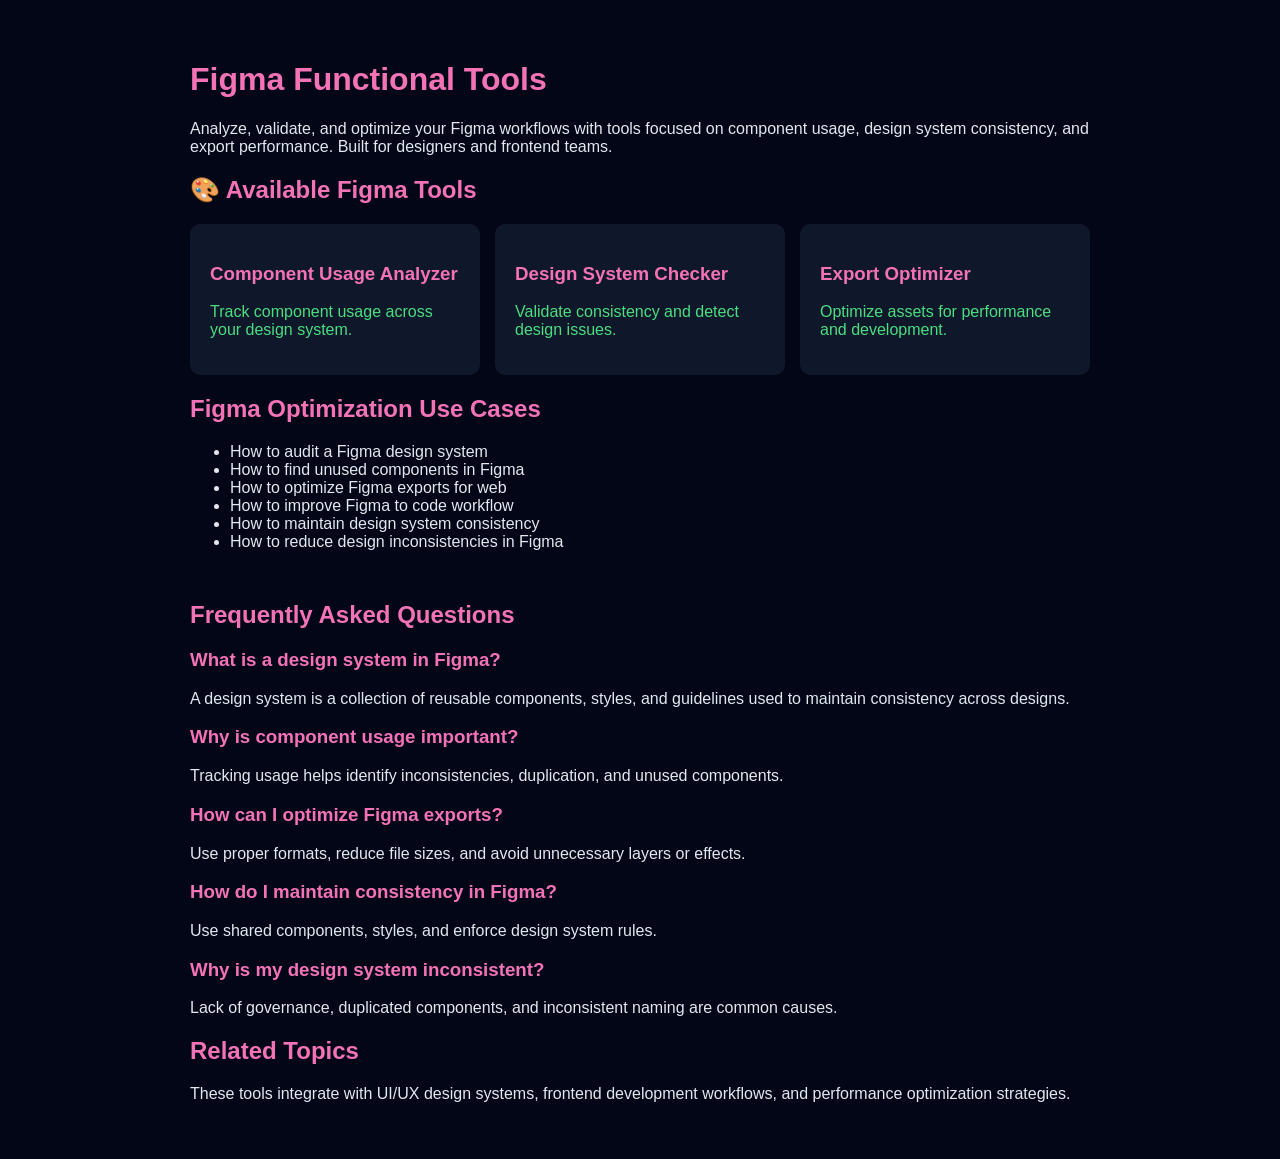
<file: index.html>
<!DOCTYPE html>
<html lang="en">
<head>
<meta charset="UTF-8">
<meta name="viewport" content="width=device-width, initial-scale=1.0">

<title>Figma Tools – Design System, Component Usage & Export Optimization</title>

<meta name="description" content="Free Figma tools to analyze component usage, validate design systems, and optimize exports for performance and development workflows.">

<meta name="keywords" content="
figma tools,
figma component usage analyzer,
figma design system checker,
figma export optimization,
figma design audit tools,
figma performance optimization,
figma to code workflow,
figma design validation
">

<meta name="google-site-verification" content="PkLa_ViOo6FAHpvh8SacceMb95o9tePRdrqLNBz9X1M" />

<link rel="canonical" href="https://yourdomain.com/figma-tools-functional/">

<style>
body {
    font-family: Arial, sans-serif;
    background: #020617;
    color: #e2e8f0;
    margin: 0;
}

.container {
    max-width: 900px;
    margin: auto;
    padding: 40px 20px;
}

h1, h2, h3 {
    color: #f472b6;
}

a {
    color: #4ade80;
    text-decoration: none;
}

.tool-grid {
    display: grid;
    grid-template-columns: repeat(auto-fit, minmax(240px, 1fr));
    gap: 15px;
    margin-top: 20px;
}

.card {
    background: #0f172a;
    padding: 20px;
    border-radius: 10px;
    transition: 0.2s;
}

.card:hover {
    background: #1e293b;
}

.faq {
    margin-top: 50px;
}
</style>
</head>

<body>

<div class="container">

<h1>Figma Functional Tools</h1>

<p>
Analyze, validate, and optimize your Figma workflows with tools focused on component usage,
design system consistency, and export performance. Built for designers and frontend teams.
</p>

<h2>🎨 Available Figma Tools</h2>

<div class="tool-grid">

<a href="./component-usage-analyzer/" class="card">
<h3>Component Usage Analyzer</h3>
<p>Track component usage across your design system.</p>
</a>

<a href="./design-system-checker/" class="card">
<h3>Design System Checker</h3>
<p>Validate consistency and detect design issues.</p>
</a>

<a href="./export-optimizer/" class="card">
<h3>Export Optimizer</h3>
<p>Optimize assets for performance and development.</p>
</a>

</div>

<!-- LONG TAIL -->

<h2>Figma Optimization Use Cases</h2>

<ul>
<li>How to audit a Figma design system</li>
<li>How to find unused components in Figma</li>
<li>How to optimize Figma exports for web</li>
<li>How to improve Figma to code workflow</li>
<li>How to maintain design system consistency</li>
<li>How to reduce design inconsistencies in Figma</li>
</ul>

<!-- FAQ -->

<div class="faq">

<h2>Frequently Asked Questions</h2>

<h3>What is a design system in Figma?</h3>
<p>
A design system is a collection of reusable components, styles, and guidelines used to maintain consistency across designs.
</p>

<h3>Why is component usage important?</h3>
<p>
Tracking usage helps identify inconsistencies, duplication, and unused components.
</p>

<h3>How can I optimize Figma exports?</h3>
<p>
Use proper formats, reduce file sizes, and avoid unnecessary layers or effects.
</p>

<h3>How do I maintain consistency in Figma?</h3>
<p>
Use shared components, styles, and enforce design system rules.
</p>

<h3>Why is my design system inconsistent?</h3>
<p>
Lack of governance, duplicated components, and inconsistent naming are common causes.
</p>

</div>

<!-- INTERNAL BOOST -->

<h2>Related Topics</h2>

<p>
These tools integrate with UI/UX design systems, frontend development workflows,
and performance optimization strategies.
</p>

</div>

</body>
</html>
</file>
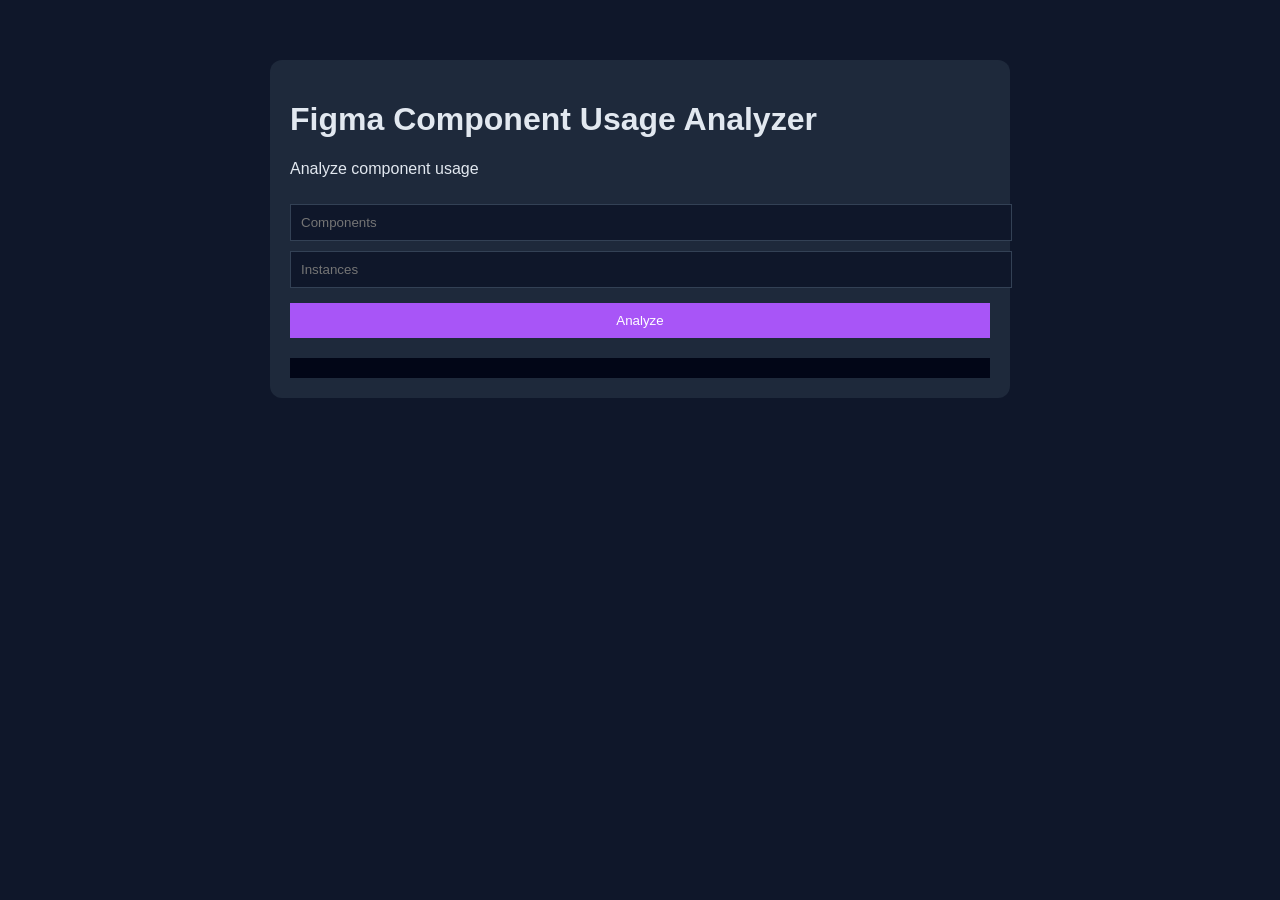
<file: component-usage-analyzer/index.html>
<!DOCTYPE html>
<html lang="en">
<head>
<meta charset="UTF-8">
<title>Figma Component Usage Analyzer</title>
<meta name="description" content="Analyze component usage">
<link rel="stylesheet" href="styles.css">
</head>
<body>
<div class="container">
<h1>Figma Component Usage Analyzer</h1>
<p>Analyze component usage</p>

<input id="components" placeholder="Components">
<input id="instances" placeholder="Instances">

<button onclick="run()">Analyze</button>
<div class="result" id="res"></div>
</div>
<script src="script.js"></script>
</body>
</html>
</file>
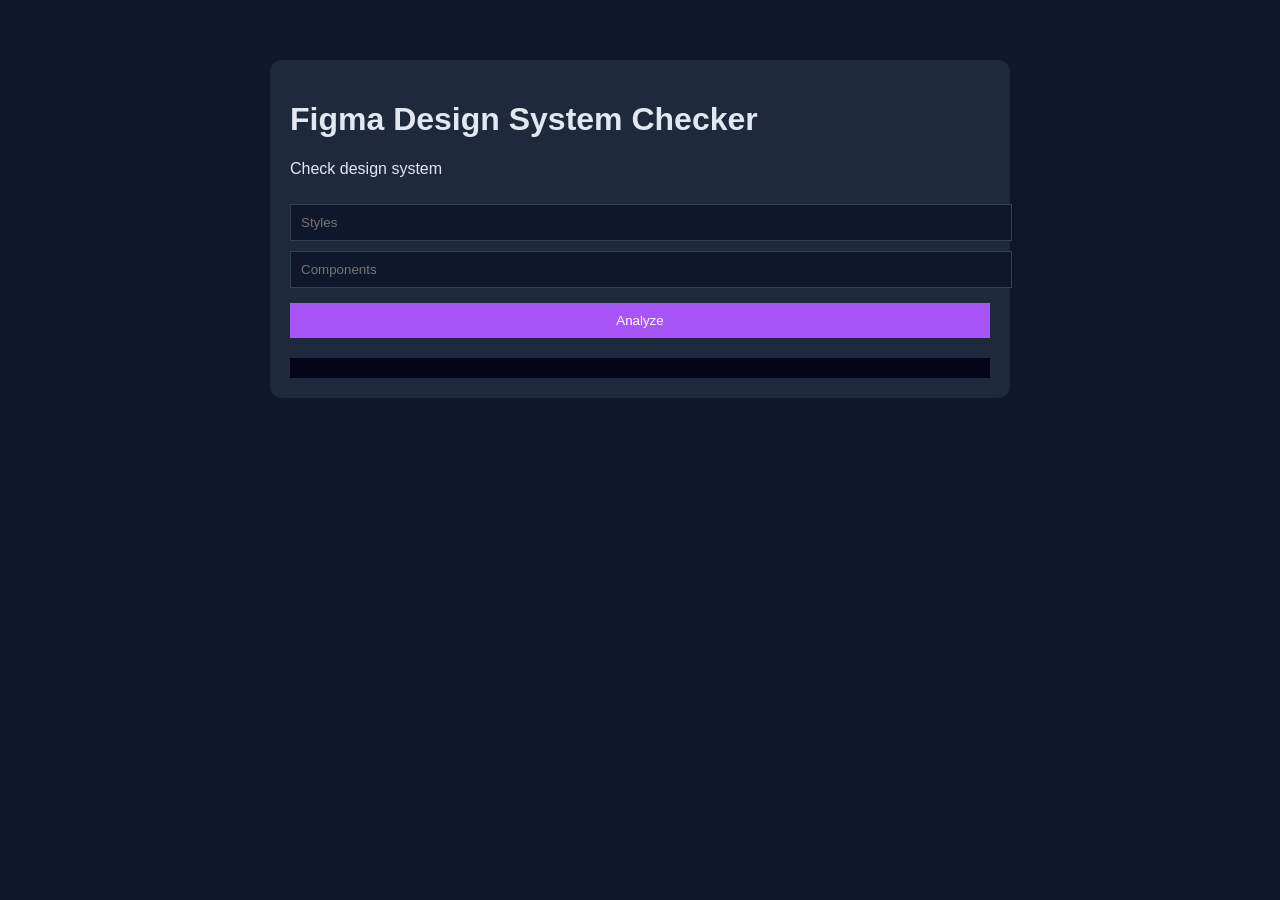
<file: design-system-checker/index.html>
<!DOCTYPE html>
<html lang="en">
<head>
<meta charset="UTF-8">
<title>Figma Design System Checker</title>
<meta name="description" content="Check design system">
<link rel="stylesheet" href="styles.css">
</head>
<body>
<div class="container">
<h1>Figma Design System Checker</h1>
<p>Check design system</p>

<input id="styles" placeholder="Styles">
<input id="components" placeholder="Components">

<button onclick="run()">Analyze</button>
<div class="result" id="res"></div>
</div>
<script src="script.js"></script>
</body>
</html>
</file>
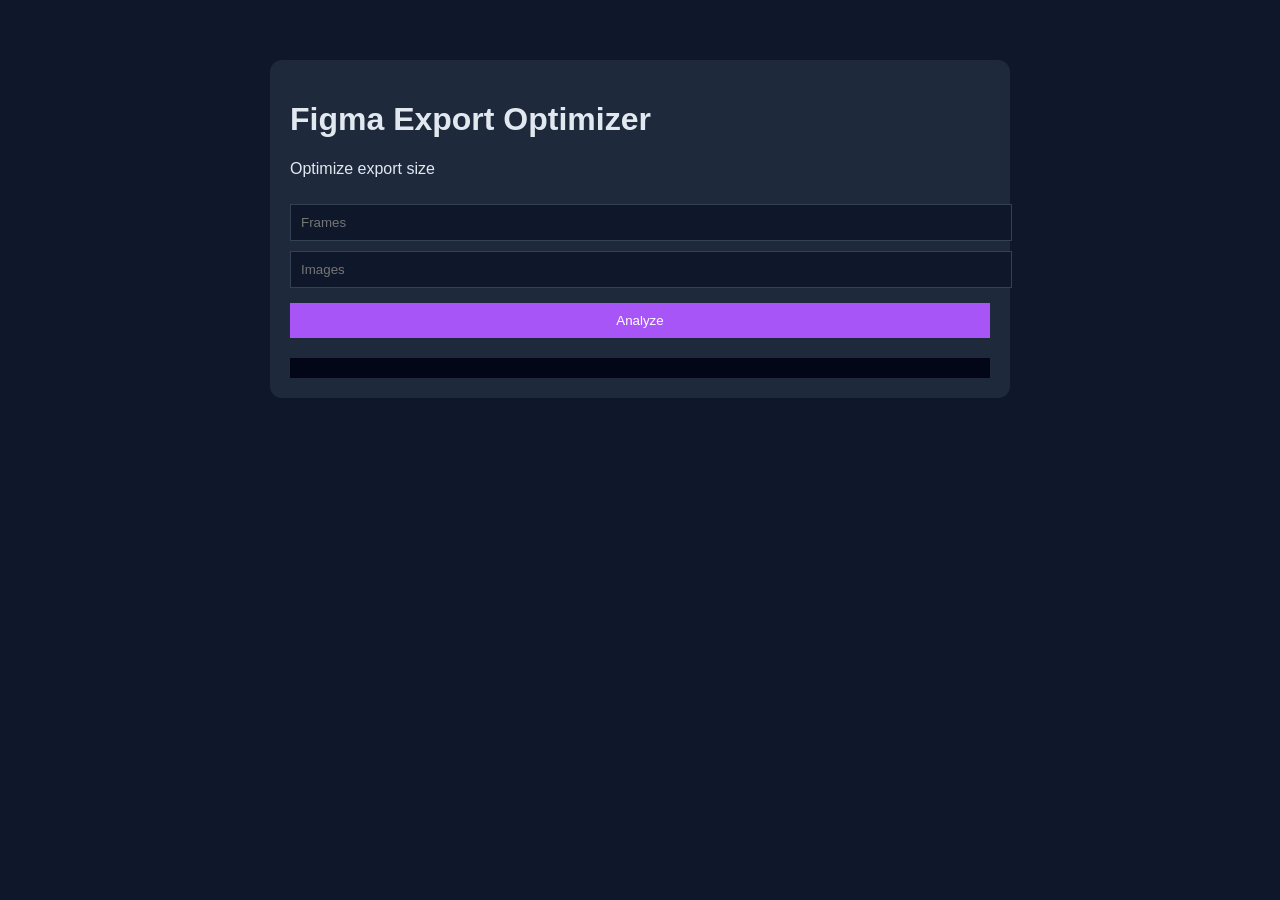
<file: export-optimizer/index.html>
<!DOCTYPE html>
<html lang="en">
<head>
<meta charset="UTF-8">
<title>Figma Export Optimizer</title>
<meta name="description" content="Optimize export size">
<link rel="stylesheet" href="styles.css">
</head>
<body>
<div class="container">
<h1>Figma Export Optimizer</h1>
<p>Optimize export size</p>

<input id="frames" placeholder="Frames">
<input id="images" placeholder="Images">

<button onclick="run()">Analyze</button>
<div class="result" id="res"></div>
</div>
<script src="script.js"></script>
</body>
</html>
</file>
<file: component-usage-analyzer/styles.css>
body{font-family:Arial;background:#0f172a;color:#e2e8f0;}
.container{max-width:700px;margin:60px auto;padding:20px;background:#1e293b;border-radius:12px;}
input{width:100%;margin-top:10px;padding:10px;background:#0f172a;color:white;border:1px solid #334155;}
button{margin-top:15px;padding:10px;width:100%;background:#a855f7;color:white;border:none;}
.result{margin-top:20px;padding:10px;background:#020617;}
</file>
<file: design-system-checker/styles.css>
body{font-family:Arial;background:#0f172a;color:#e2e8f0;}
.container{max-width:700px;margin:60px auto;padding:20px;background:#1e293b;border-radius:12px;}
input{width:100%;margin-top:10px;padding:10px;background:#0f172a;color:white;border:1px solid #334155;}
button{margin-top:15px;padding:10px;width:100%;background:#a855f7;color:white;border:none;}
.result{margin-top:20px;padding:10px;background:#020617;}
</file>
<file: export-optimizer/styles.css>
body{font-family:Arial;background:#0f172a;color:#e2e8f0;}
.container{max-width:700px;margin:60px auto;padding:20px;background:#1e293b;border-radius:12px;}
input{width:100%;margin-top:10px;padding:10px;background:#0f172a;color:white;border:1px solid #334155;}
button{margin-top:15px;padding:10px;width:100%;background:#a855f7;color:white;border:none;}
.result{margin-top:20px;padding:10px;background:#020617;}
</file>
